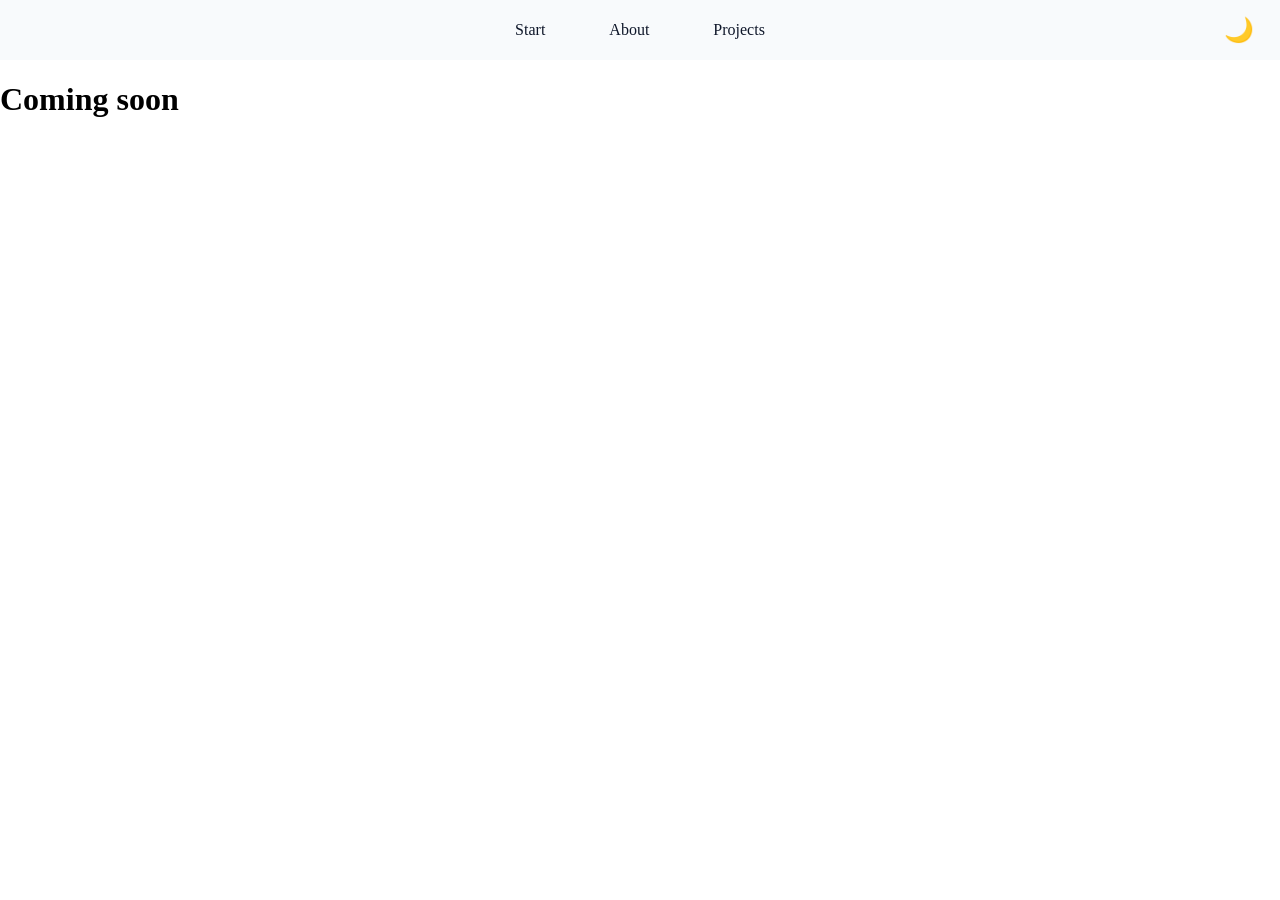
<file: pages/about/index.html>
<!DOCTYPE html>
<html lang="en">
<head>
    <meta charset="UTF-8">
    <meta name="viewport" content="width=device-width, initial-scale=1.0">
    <title>About</title>
    <link rel="stylesheet" href="/style.css">
</head>
<body>
    <nav>
        <a href="/">Start</a>
        <a href="/about/">About</a>
        <a href="../projects/">Projects</a>
    </nav>

    <button id="toggleMode">🌙</button>

    <h1>Coming soon</h1>

    <script src="../../script.js"></script> 
</body>
</html>
</file>
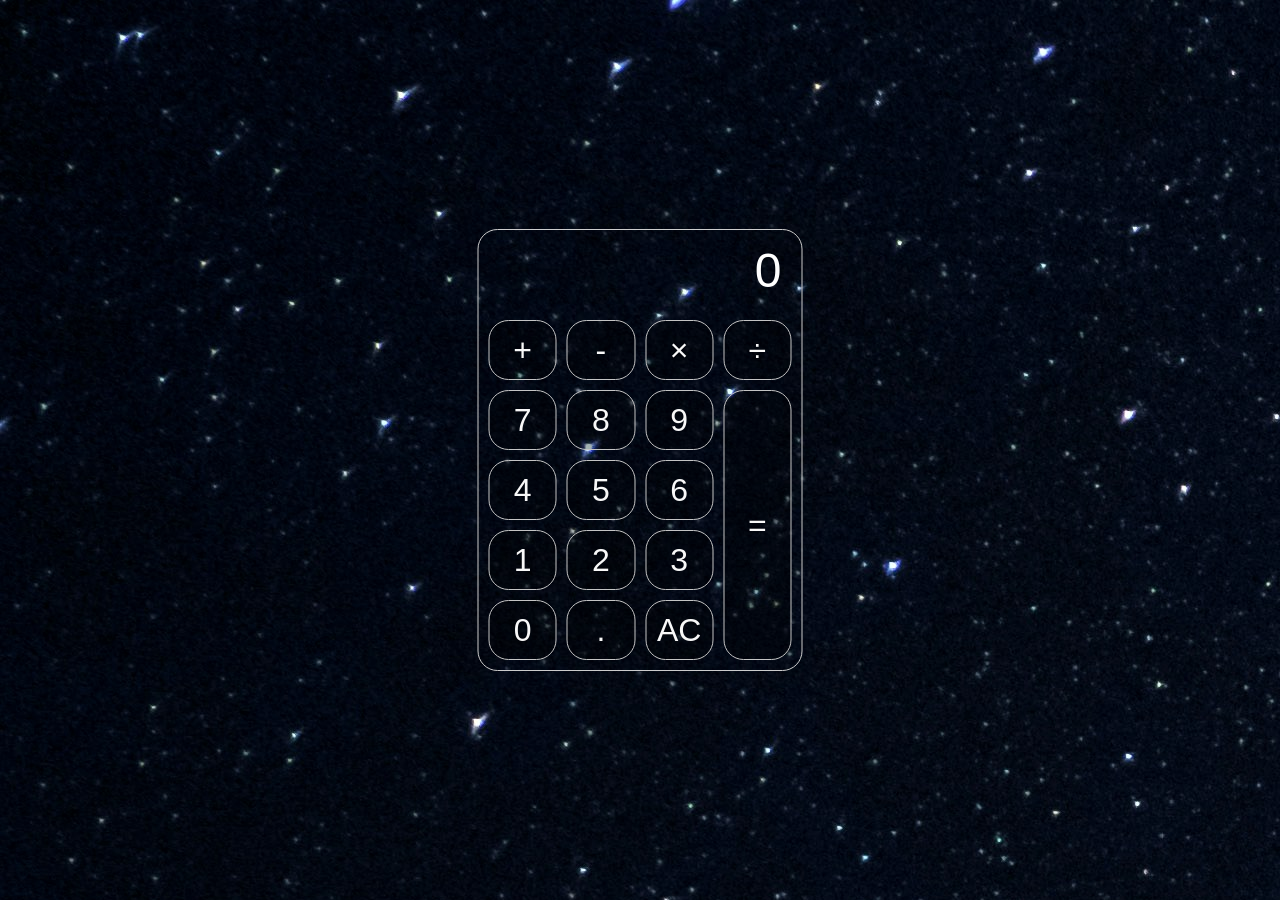
<file: projects/calculator/index.html>
<!DOCTYPE html>
<html lang="en">
<head>
    <meta charset="UTF-8">
    <meta name="viewport" content="width=device-width, initial-scale=1.0">
    <title>Calculator</title>
    <link rel="stylesheet" href="style.css">
    <link rel="preload" as="image" href="../../images/calcBackground.jpg">
    <script src="script.js" defer></script>
</head>
<body>
    <div class="container">
        <input type="text" class="screen" disabled>
        <div class="keys">
            <button class="operator" value="+">+</button>
            <button class="operator" value="-">-</button>
            <button class="operator" value="*">&#215;</button>
            <button class="operator" value="/">&#247;</button>

            <button value="7">7</button>
            <button value="8">8</button>
            <button value="9">9</button>

            <button value="4">4</button>
            <button value="5">5</button>
            <button value="6">6</button>

            <button value="1">1</button>
            <button value="2">2</button>
            <button value="3">3</button>

            <button value="0">0</button>
            <button class="decimal" value=".">.</button>
            <button class="all-clear">AC</button>

            <button class="equal-sign operator" value="=">=</button>
        </div>
    </div>
</body>
</html>
</file>
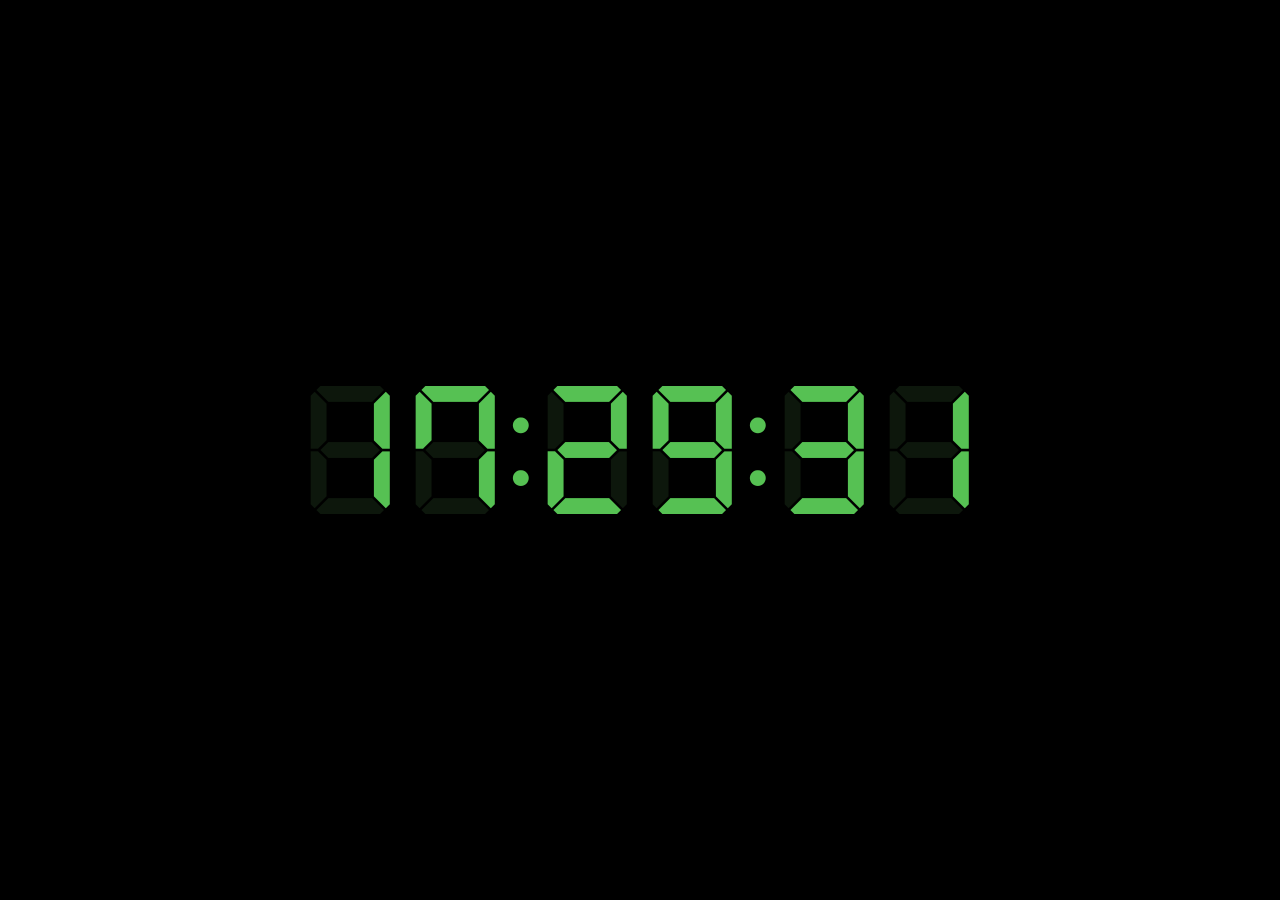
<file: projects/clock/index.html>
<!DOCTYPE html>
<html lang="en">
<head>
    <meta charset="UTF-8">
    <meta name="viewport" content="width=device-width, initial-scale=1.0">
    <title>Clock</title>
    <link rel="stylesheet" href="clock.css">
    <meta name="description" content="A custom digital clock.">

<link rel="icon" type="image/png" sizes="32x32" href="../../images/favicon32.png">
<link rel="icon" type="image/png" sizes="16x16" href="../../images/favicon16.png">
<link rel="icon" type="image/png" sizes="64x64" href="../../images/favicon64.png">
</head>
<body>
    <div class="clock-bg">88:88:88</div>
    <div class="time"></div>
<script src="clock.js"></script>
</body>
</html>
</file>
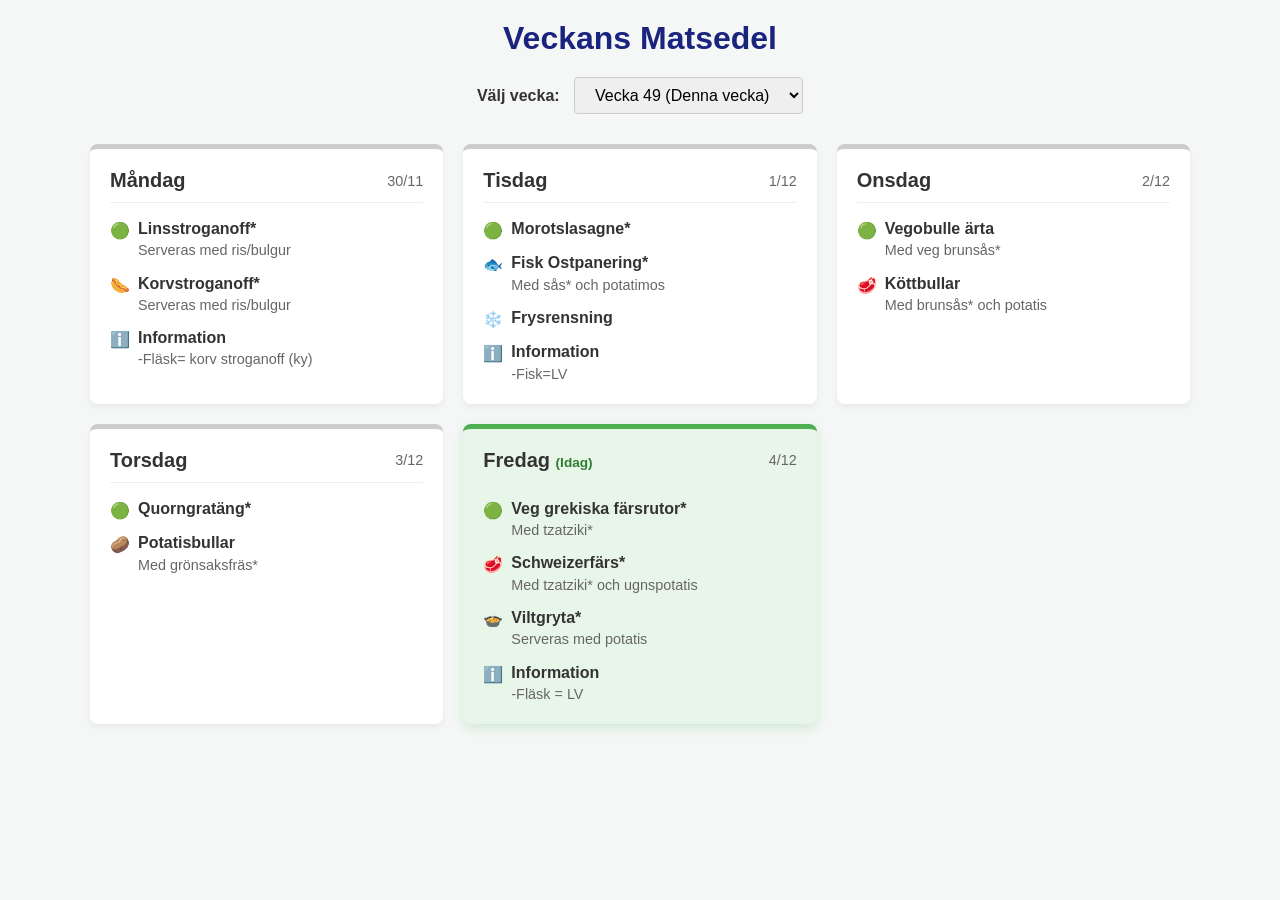
<file: projects/matsedel/index.html>
<!DOCTYPE html>
<html lang="sv">
<head>
    <meta charset="UTF-8">
    <meta name="viewport" content="width=device-width, initial-scale=1.0">
    <title>Veckans Matsedel</title>
    <link rel="stylesheet" href="style.css">
    <link rel="icon" type="image/png" sizes="32x32" href="../../images/matsedel32.png">
    <link rel="icon" type="image/png" sizes="16x16" href="../../images/matsedel16.png">
    <link rel="icon" type="image/png" sizes="64x64" href="../../images/matsedel64.png">
    <link rel="manifest" href="manifest.json">
    <meta name="description" content="Här ser du matsedeln för härnösands gymnasium.">

    <meta name="apple-mobile-web-app-capable" content="yes">
    <meta name="apple-mobile-web-app-status-bar-style" content="black-translucent">
    <meta name="apple-mobile-web-app-title" content="Veckans Matsedel">
</head>
<body>

    <div class="container">
        <header>
            <h1>Veckans Matsedel</h1>
        </header>

        <main id="menu-grid" class="menu-grid">
            <p>Hämtar veckans matsedel...</p>
        </main>
    </div>

    <div id="pwa-banner" style="display: none;">
    <div class="pwa-container">
        <p>Lägg till <strong>Veckans Matsedel</strong> på hemskärmen för att få det som en app.</p>
        <div class="pwa-buttons">
        <button id="pwa-accept">Lägg till</button>
        <button id="pwa-close" aria-label="Stäng">✕</button>
        </div>
    </div>
    </div>

    <script src="script.js"></script>
    <script async src="https://pagead2.googlesyndication.com/pagead/js/adsbygoogle.js?client=ca-pub-1240062284574637"
     crossorigin="anonymous"></script>
<ins class="adsbygoogle"
     style="display:block"
     data-ad-format="fluid"
     data-ad-layout-key="-gw-3+1f-3d+2z"
     data-ad-client="ca-pub-1240062284574637"
     data-ad-slot="9226868265"></ins>
<script>
     (adsbygoogle = window.adsbygoogle || []).push({});
</script>
</body>
</html>
</file>
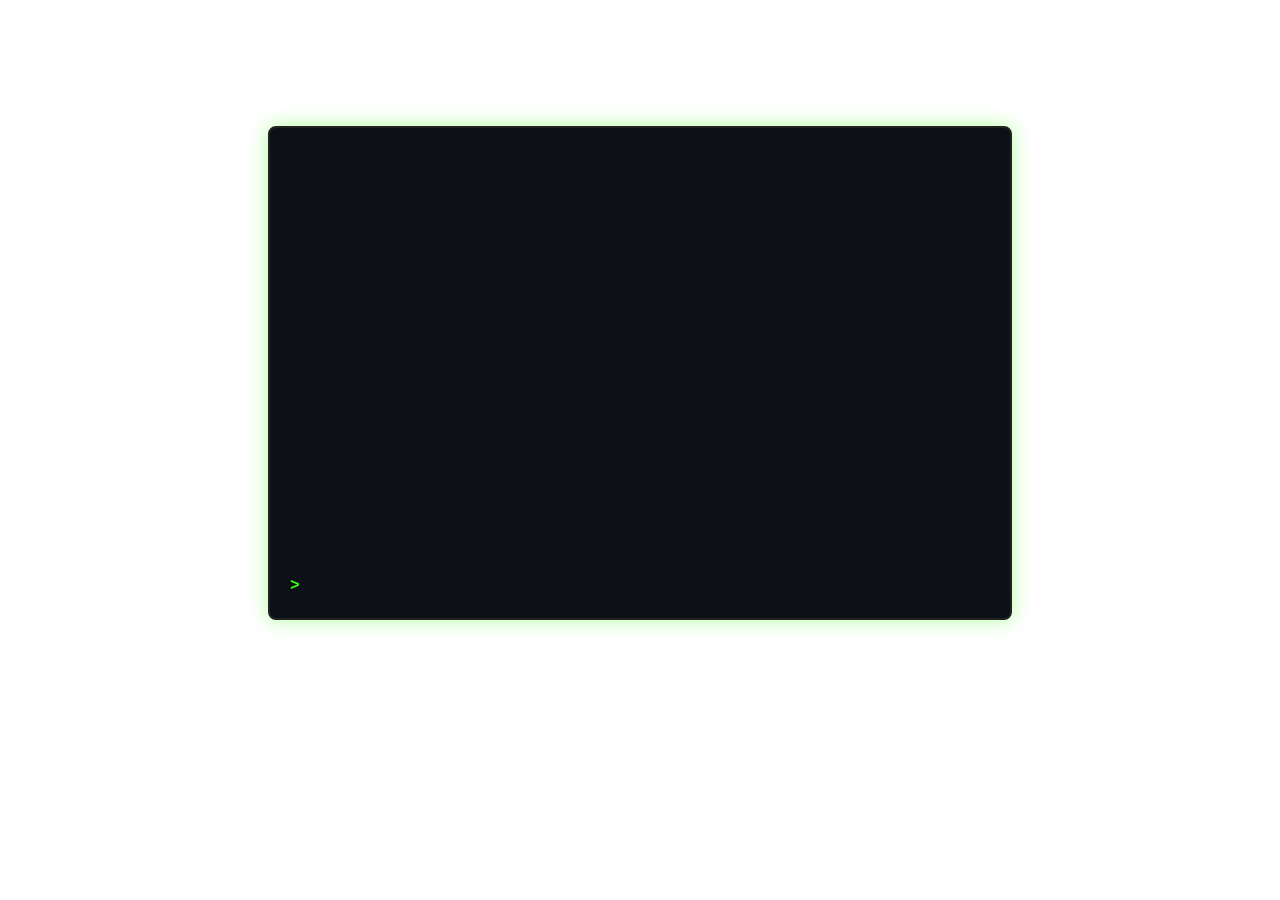
<file: projects/python/index.html>
<!DOCTYPE html>
<html lang="en">
<head>
    <meta charset="UTF-8">
    <title>My Python Web Game</title>

    <link rel="stylesheet" href="style.css">

    <link rel="stylesheet" href="https://pyscript.net/releases/2026.7.3/core.css" />
    <script type="module" src="https://pyscript.net/releases/2026.7.3/core.js"></script>


   
    
</head>
<body>
    <!-- Unified Retro Terminal Screen Setup -->
    <div id="terminal-box">
        <div id="terminal-log"></div>
        <div class="input-line">
            <span class="prompt-arrow">&gt;</span>
            <input type="text" id="user-entry" autocomplete="off" autofocus>
        </div>
    </div>

    <!-- FIXED: Removed the 'worker' attribute so Python can access webpage elements directly -->
    <script type="py" config="conf.json" src="main.py"></script>

</body>
</html>
</html>
</file>
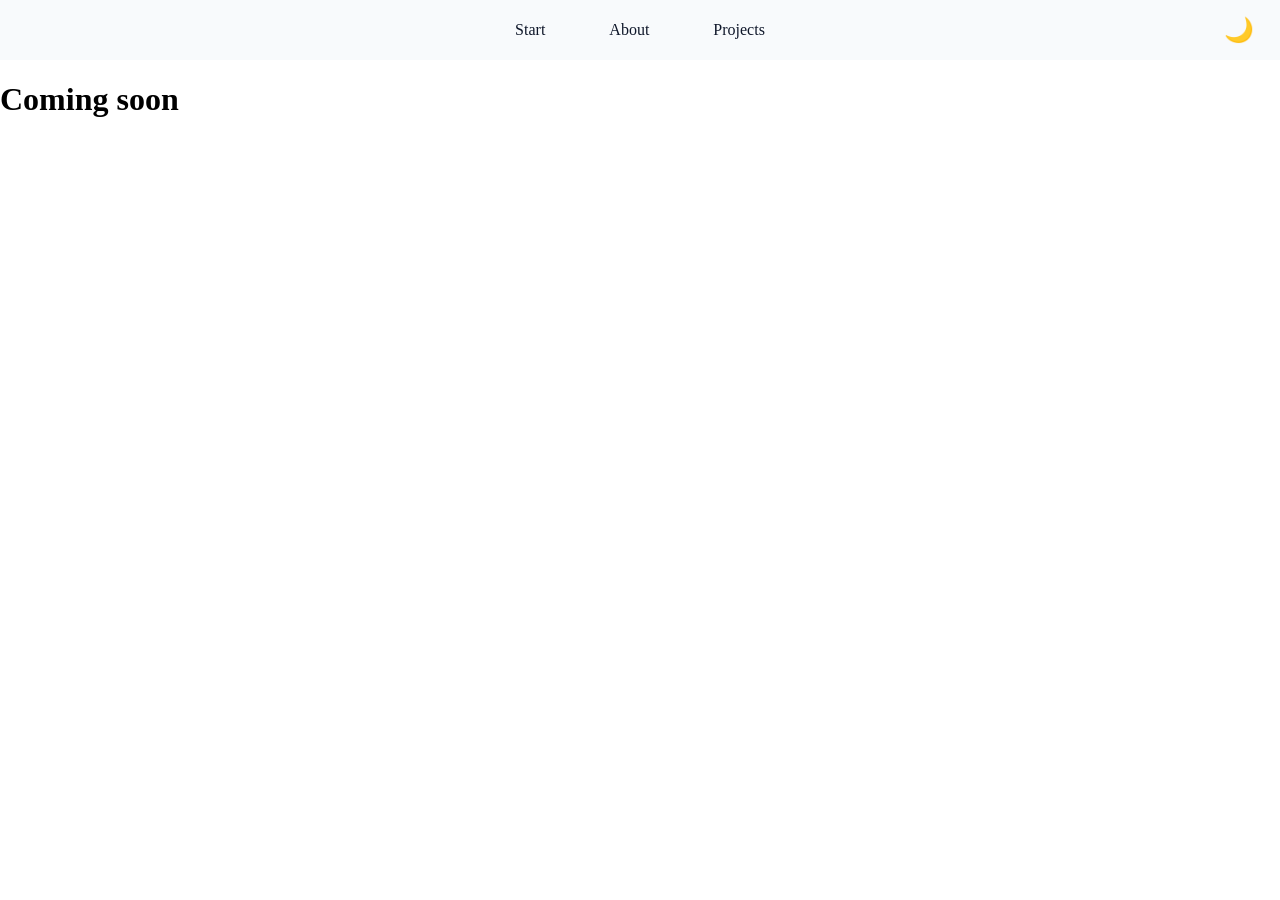
<file: pages/about.html>
<!DOCTYPE html>
<html lang="en">
<head>
    <meta charset="UTF-8">
    <meta name="viewport" content="width=device-width, initial-scale=1.0">
    <title>About</title>
    <link rel="stylesheet" href="/style.css">
</head>
<body>
    <nav>
        <a href="/">Start</a>
        <a href="about.html">About</a>
        <a href="projects.html">Projects</a>
    </nav>

    <button id="toggleMode">🌙</button>

    <h1>Coming soon</h1>

    <script src="../script.js"></script> 
</body>
</html>
</file>
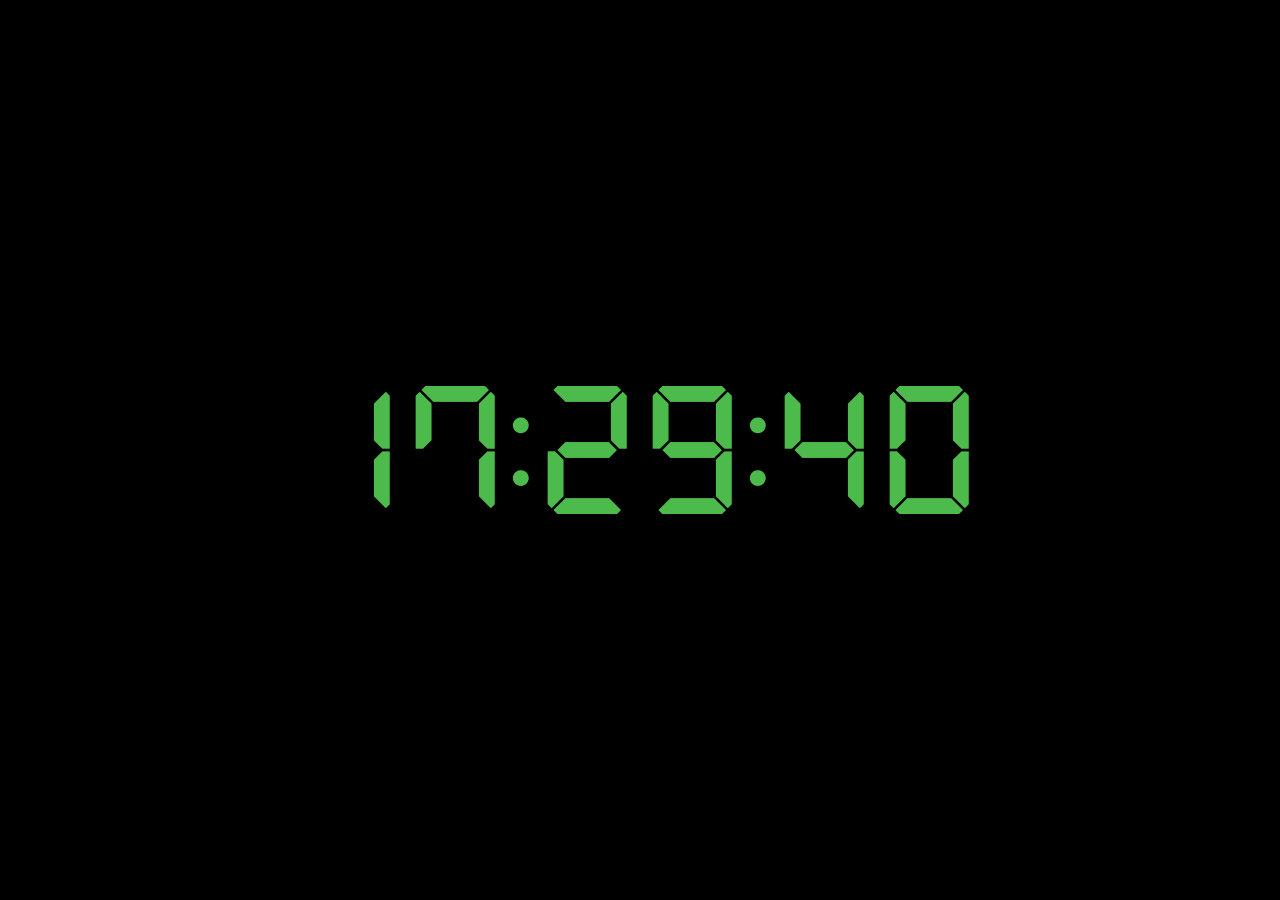
<file: projects/clock/clock.html>
<!DOCTYPE html>
<html lang="en">
<head>
    <meta charset="UTF-8">
    <meta name="viewport" content="width=device-width, initial-scale=1.0">
    <title>Clock</title>
    <link rel="stylesheet" href="clock.css">
</head>
<body>
    <div id="clock">
        <div class="time" id="time">00:00:00</div>
        <div class="date" id="date">January 1, 1970</div>
    </div>
    <script src="clock.js"></script>
</body>
</html>
</file>
<file: style.css>
/* ==================================================
   COLORS FOR THEME SWITCHING
================================================= */
:root {
    --bg-color: #000000;
    --text-color: #ffffff;
    --text-muted: #a3a3a3;
    --text-hover: #ffffff;
    --nav-bg: #121212;
    --nav-active: rgba(255, 255, 255, 0.1);
    --link-color: #ffffff;
    --border-color: #262626;
    --card-bg: #1a1a1a;
    --accent-bg: #1e1e1e;
    --accent-hover: #2a2a2a;
    --button-bg: linear-gradient(135deg, #667eea 0%, #764ba2 100%);
    --button-hover: linear-gradient(135deg, #764ba2 0%, #667eea 100%);
}

body.light-mode {
    --bg-color: #ffffff;
    --text-color: #0f172a;
    --text-muted: #64748b;
    --text-hover: #1e293b;
    --nav-bg: #f8fafc;
    --nav-active: rgba(15, 23, 42, 0.1);
    --link-color: #0f172a;
    --border-color: #e2e8f0;
    --card-bg: #f5f2f2;
    --accent-bg: #f1f5f9;
    --accent-hover: #e2e8f0;
    --button-bg: linear-gradient(135deg, #3b82f6 0%, #6366f1 100%);
    --button-hover: linear-gradient(135deg, #6366f1 0%, #3b82f6 100%);
}

/* ==================================================
   BASE STYLES
================================================= */
html, body {
    height: 100%;
    box-sizing: border-box;
    background-color: var(--bg-color);
    color: var(--text-color);
    transition: background-color 0.3s, color 0.3s;
}

*, *:before, *:after {
    box-sizing: inherit;
}

body {
    padding-top: 60px;
    margin: 0;
    display: flex;
    flex-direction: column;
}

.main-content {
    flex: 1;
    max-width: 1200px;
    margin: 0 auto;
    padding: 0 20px;
}

.centertext {
    text-align: center;
}

.centerimage {
    display: block;
    margin-left: auto;
    margin-right: auto;
    max-width: 100%;
    height: auto;
}

/* ==================================================
   FOOTER
================================================= */
footer {
    display: flex;
    justify-content: space-between;
    align-items: center;
    max-width: 1200px;
    width: 100%;
    margin: 0 auto;
    padding: 30px 20px;
    border-top: 1px solid var(--border-color);
}

.contact a {
    color: var(--text-muted);
    text-decoration: none;
    font-size: 15px;
    font-weight: 500;
    letter-spacing: 0.02em;
    padding: 6px 0;
    display: inline-block;
    transition: color 0.2s ease, transform 0.2s ease;
}

.contact a:hover {
    color: var(--text-hover);
    transform: translateY(-1px);
}

/* ==================================================
   NAVIGATION
================================================= */
nav {
    position: fixed;
    top: 0;
    left: 0;
    right: 0;
    height: 60px;
    z-index: 999;
    background-color: var(--nav-bg);
    display: flex;
    align-items: center;
    justify-content: center;
}

#projects {
    list-style-type: none;
    text-align: center;
    padding-left: 0;
    margin: 0;
}

nav a {
    display: inline-block;
    padding: 10px 24px;
    background-color: transparent;
    color: var(--link-color);
    text-decoration: none;
    margin: 0 8px;
    border-radius: 24px;
    font-weight: 500;
    transition: all 0.2s ease;
    position: relative;
}

nav a:hover {
    color: var(--button-bg);
    transform: translateY(-1px);
}

nav a.active {
    background-color: var(--nav-active);
}

.headline {
    text-align: center;
    color: var(--text-color);
    font-size: 2.5rem;
    font-weight: 700;
    margin: 0;
    line-height: 1.2;
}

.subtitle {
    text-align: center;
    color: var(--text-muted);
    font-size: 1.1rem;
    margin: 16px 0 40px;
    max-width: 600px;
    margin-left: auto;
    margin-right: auto;
    line-height: 1.6;
}

#toggleMode {
    position: fixed;
    top: 15px;
    right: 20px;
    z-index: 1000;
    height: auto;
    width: auto;
    background: none;
    border: none;
    font-size: 1.5rem;
    cursor: pointer;
}

/* ==================================================
   PROJECTS LIST
================================================= */
#projects a {
    text-decoration: none;
    display: block;
    padding: 10px;
    width: 100%;
    font-size: large;
    text-align: center;
    background-color: var(--card-bg);
    color: var(--text-muted);
    margin-top: 15px;
    border-radius: 8px;
    transition: transform 0.2s ease, background-color 0.2s ease;
}

#projects a:hover {
    background-color: var(--accent-bg);
    transform: scale(1.1);
}

/* ==================================================
   PRODUCT SECTION - PROFESSIONAL
================================================= */
.product-section {
    max-width: 560px;
    margin: 40px auto;
    padding: 32px;
    background-color: var(--card-bg);
    border-radius: 16px;
    border: 1px solid var(--border-color);
    box-shadow: 0 8px 24px rgba(0, 0, 0, 0.1);
    backdrop-filter: blur(10px);
}

.product-section h2 {
    color: var(--text-muted);
    text-align: center;
    margin-bottom: 0;
    font-size: 1.2rem;
    font-weight: 500;
}

.product-header {
    display: flex;
    align-items: center;
    gap: 24px;
    margin-bottom: 32px;
}

.product-icon {
    width: 70px;
    height: 70px;
    background: var(--button-bg);
    border-radius: 12px;
    display: flex;
    align-items: center;
    justify-content: center;
    flex-shrink: 0;
    font-size: 1.8rem;
    transition: transform 0.2s;
}

.product-icon:hover {
    transform: scale(1.05);
}

.product-title {
    color: var(--text-color);
    margin: 0 0 8px 0;
    font-size: 1.4rem;
    font-weight: 600;
    line-height: 1.3;
}

.product-price {
    color: #22c55e;
    font-size: 1.8rem;
    font-weight: 700;
    margin: 4px 0;
}

.product-description {
    color: var(--text-muted);
    line-height: 1.5;
    margin-bottom: 24px;
    font-size: 0.95rem;
}

.product-features {
    list-style: none;
    padding: 0 0 24px 0;
    margin-bottom: 32px;
}

.product-features li {
    color: var(--text-muted);
    padding: 10px 0;
    padding-left: 24px;
    position: relative;
    font-size: 0.95rem;
    transition: padding-left 0.2s;
}

.product-features li:hover {
    padding-left: 32px;
}

.product-features li::before {
    content: "✓";
    position: absolute;
    left: 0;
    color: #22c55e;
    font-weight: bold;
}

.gumroad-btn {
    display: block;
    width: 100%;
    text-align: center;
    background: var(--button-bg);
    color: white !important;
    padding: 16px 0;
    text-decoration: none;
    border-radius: 12px;
    font-weight: 600;
    font-size: 1.05rem;
    transition: all 0.2s;
    border: none;
    cursor: pointer;
    box-shadow: 0 4px 12px rgba(102, 126, 234, 0.2);
}

.gumroad-btn:hover {
    transform: translateY(-2px);
    box-shadow: 0 8px 20px rgba(102, 126, 234, 0.3);
}

.gumroad-btn:active {
    transform: translateY(0);
}

.trust {
    text-align: center;
    padding: 32px 0;
    color: var(--text-muted);
}

.trust p {
    margin: 0;
    font-size: 0.95rem;
}

/* ==================================================
   HERO SECTION
================================================= */
.hero {
    text-align: center;
    padding: 60px 0 40px;
}

/* ==================================================
   RESPONSIVE
================================================= */
@media (max-width: 768px) {
    nav a {
        margin: 0 5px;
        padding: 8px 12px;
        font-size: 14px;
    }
    
    #toggleMode {
        position: fixed; 
        right: 15px;
    }
    
    .product-section {
        margin: 20px;
        padding: 20px;
    }
    
    .product-header {
        flex-direction: column;
        text-align: center;
    }
    
    .headline {
        font-size: 2rem;
    }
}
</file>
<file: projects/calculator/style.css>
* {
    margin: 0;
    padding: 0;
    box-sizing: border-box;
}

body {
    background-color: #0a111a;
    background-image: url("../../images/calcBackground.jpg");
    height: 100%;
    width: 100%;
}

.container {
    border: 1px solid #ccc;
    border-radius: 20px;
    position: absolute;
    top: 50%;
    left: 50%;
    transform: translate(-50%, -50%);
    width: 325px;
}

.screen {
    width: 100%;
    border-top-left-radius: 20px;
    border-top-right-radius: 20px;
    font-size: 3rem;
    height: 80px;
    border: none;
    background-color: transparent;
    color: #fff;
    text-align: right;
    padding-right: 20px;
    padding-left: 10px;
}

button {
    height: 60px;
    border-radius: 20px;
    border: 1px solid #c4c4c4;
    background-color: rgba(0, 0, 0, 0.3);
    font-size: 2rem;
    color: #f8f8f8;
}

button:hover {
    background-color: rgba(255, 255, 255, 0.4);
}

button:active {
    background-color: rgba(186, 186, 186, 0.4);
}

.all-clear:hover {
    background-color: rgba(241, 114, 119, 0.4)
}

.equal-sign {
    height: 100%;
    grid-area: 2 / 4 / 6 / 5;
}

.equal-sign:hover {
    background-color: rgba(78, 159, 212, 0.4);
}

.keys {
    display: grid;
    grid-template-columns: repeat(4, 1fr);
    grid-gap:10px;
    padding: 10px;
}
</file>
<file: projects/clock/clock.css>
@font-face {
    font-family: 'DSEG7-Classic';
    src: url('/fonts/DSEG7-Classic/DSEG7Classic-Bold.woff2') format('woff2');
    font-display: swap;
}

.time, .clock-bg {
    position: fixed;
    top: 50%;
    left: 50%;
    font-size: 10vw; 
    font-family: 'DSEG7-Classic', monospace; 
    font-weight: 500;
    letter-spacing: 1px;
    transform: translate(-50%, -50%);
    white-space: nowrap;

    -webkit-font-smoothing: none;
    -moz-osx-font-smoothing: grayscale;
    text-rendering: optimizeSpeed;
}

.time {
    color: #4dbb4b;
    z-index: 2;
    mix-blend-mode: screen;
}

.clock-bg {
    color: #3e6e3b36;
    z-index: 1;
}

@media (max-width: 768px) {
    .time, .clock-bg {
        font-size: 14vw; 
    }
}

body {
    background-color: black;
}
</file>
<file: projects/matsedel/style.css>
:root {
    --primary-bg: #f4f7f6;
    --card-bg: #ffffff;
    --text-main: #333333;
    --text-muted: #666666;
    --accent-today: #e8f5e9;
    --border-today: #4caf50;
}

body {
    font-family: 'Segoe UI', Tahoma, Geneva, Verdana, sans-serif;
    background-color: var(--primary-bg);
    color: var(--text-main);
    margin: 0;
    padding: 20px;
    display: flex;
    flex-direction: column;
    align-items: center;
}

.container {
    max-width: 1100px;
    width: 100%;
}

header {
    text-align: center;
    margin-bottom: 30px;
}

header h1 {
    margin: 0 0 10px 0;
    color: #1a237e;
}

.deadline-badge {
    background-color: #ffffe0;
    border: 1px solid #dddd33;
    color: #cc0000;
    padding: 8px 16px;
    border-radius: 4px;
    display: inline-block;
    font-weight: bold;
    font-size: 0.9rem;
}

.menu-grid {
    display: grid;
    grid-template-columns: repeat(auto-fit, minmax(300px, 1fr));
    gap: 20px;
    margin-bottom: 30px;
}

.day-card {
    background-color: var(--card-bg);
    border-radius: 8px;
    box-shadow: 0 4px 6px rgba(0,0,0,0.05);
    padding: 20px;
    border-top: 5px solid #cccccc;
    transition: transform 0.2s, box-shadow 0.2s;
}

.day-card:hover {
    transform: translateY(-2px);
    box-shadow: 0 6px 12px rgba(0,0,0,0.1);
}

.day-card.is-today {
    background-color: var(--accent-today);
    border-color: var(--border-today);
    box-shadow: 0 4px 12px rgba(76, 175, 80, 0.2);
}

.day-header {
    display: flex;
    justify-content: space-between;
    align-items: center;
    border-bottom: 1px solid #eee;
    padding-bottom: 10px;
    margin-bottom: 15px;
}

.day-name {
    font-size: 1.25rem;
    margin: 0;
    font-weight: 700;
}

.day-date {
    color: var(--text-muted);
    font-size: 0.9rem;
}

.meal-option {
    margin-bottom: 12px;
    padding-left: 28px;
    position: relative;
    line-height: 1.4;
}

.meal-option:last-child {
    margin-bottom: 0;
}

.badge {
    position: absolute;
    left: 0;
    top: 2px;
    font-size: 1rem;
}

.meal-title {
    font-weight: 600;
}

.meal-details {
    color: var(--text-muted);
    font-size: 0.9rem;
    display: block;
}

.new-tag {
    background-color: #e1f5fe;
    color: #0288d1;
    font-size: 0.75rem;
    padding: 2px 6px;
    border-radius: 3px;
    font-weight: bold;
    margin-left: 5px;
}

#pwa-banner {
  position: fixed;
  bottom: 20px;
  left: 50%;
  transform: translateX(-50%);
  width: 90%;
  max-width: 400px;
  background-color: #ffffff;
  box-shadow: 0 4px 12px rgba(0,0,0,0.15);
  border-radius: 12px;
  padding: 16px;
  z-index: 10000;
  font-family: -apple-system, BlinkMacSystemFont, "Segoe UI", Roboto, sans-serif;
}
.pwa-container {
  display: flex;
  flex-direction: column;
  gap: 12px;
}
.pwa-container p {
  margin: 0;
  font-size: 14px;
  color: #333;
  line-height: 1.4;
}
.pwa-buttons {
  display: flex;
  justify-content: flex-end;
  gap: 8px;
  align-items: center;
}
#pwa-accept {
  background-color: #007aff;
  color: white;
  border: none;
  padding: 8px 16px;
  border-radius: 6px;
  font-size: 14px;
  font-weight: 600;
  cursor: pointer;
}
#pwa-close {
  background: none;
  border: none;
  color: #999;
  padding: 8px;
  font-size: 16px;
  cursor: pointer;
}
</file>
<file: projects/python/style.css>
/* Style the game terminal box container */
#terminal-box {
    background-color: #0d1117;       
    color: #39ff14;                  
    font-family: 'Courier New', Courier, monospace;
    padding: 20px;
    border-radius: 8px;
    max-width: 700px;
    height: 450px;
    margin: 30px auto;
    overflow-y: auto;                
    box-shadow: 0 0 20px rgba(57, 255, 20, 0.4); 
    border: 2px solid #222;
    
    /* CRITICAL: Keeps your terminal prints cleanly aligned */
    white-space: pre-wrap;           
    font-size: 16px;
    line-height: 1.5;

    margin-top: 10%;

    /* LAYOUT: Enables proper vertical structural alignment */
    display: flex;
    flex-direction: column;
}

/* Optional: Make the standard text inside the terminal look crisp */
#terminal-box pre, #terminal-box div {
    font-size: 16px;
    line-height: 1.5;
    white-space: pre-wrap;           /* Keeps python spaces and alignments intact */
}

/* Ensures the text log segment scales nicely above the prompt line */
#terminal-log {
    flex-grow: 1;
    overflow-y: visible;
}

/* Flex layout mapping for the arrow and text cursor entry line */
.input-line {
    display: flex;
    align-items: center;
    margin-top: 10px;
}

/* Retro green prompt arrow design rules */
.prompt-arrow {
    color: #39ff14;
    font-size: 16px;
    margin-right: 8px;
    font-weight: bold;
}

/* Completely transparent command entry cursor field */
#user-entry {
    background: transparent;
    border: none;
    color: #39ff14;
    font-family: 'Courier New', Courier, monospace;
    font-size: 16px;
    flex-grow: 1;
    outline: none; /* Removes active selection borders completely */
}
</file>
